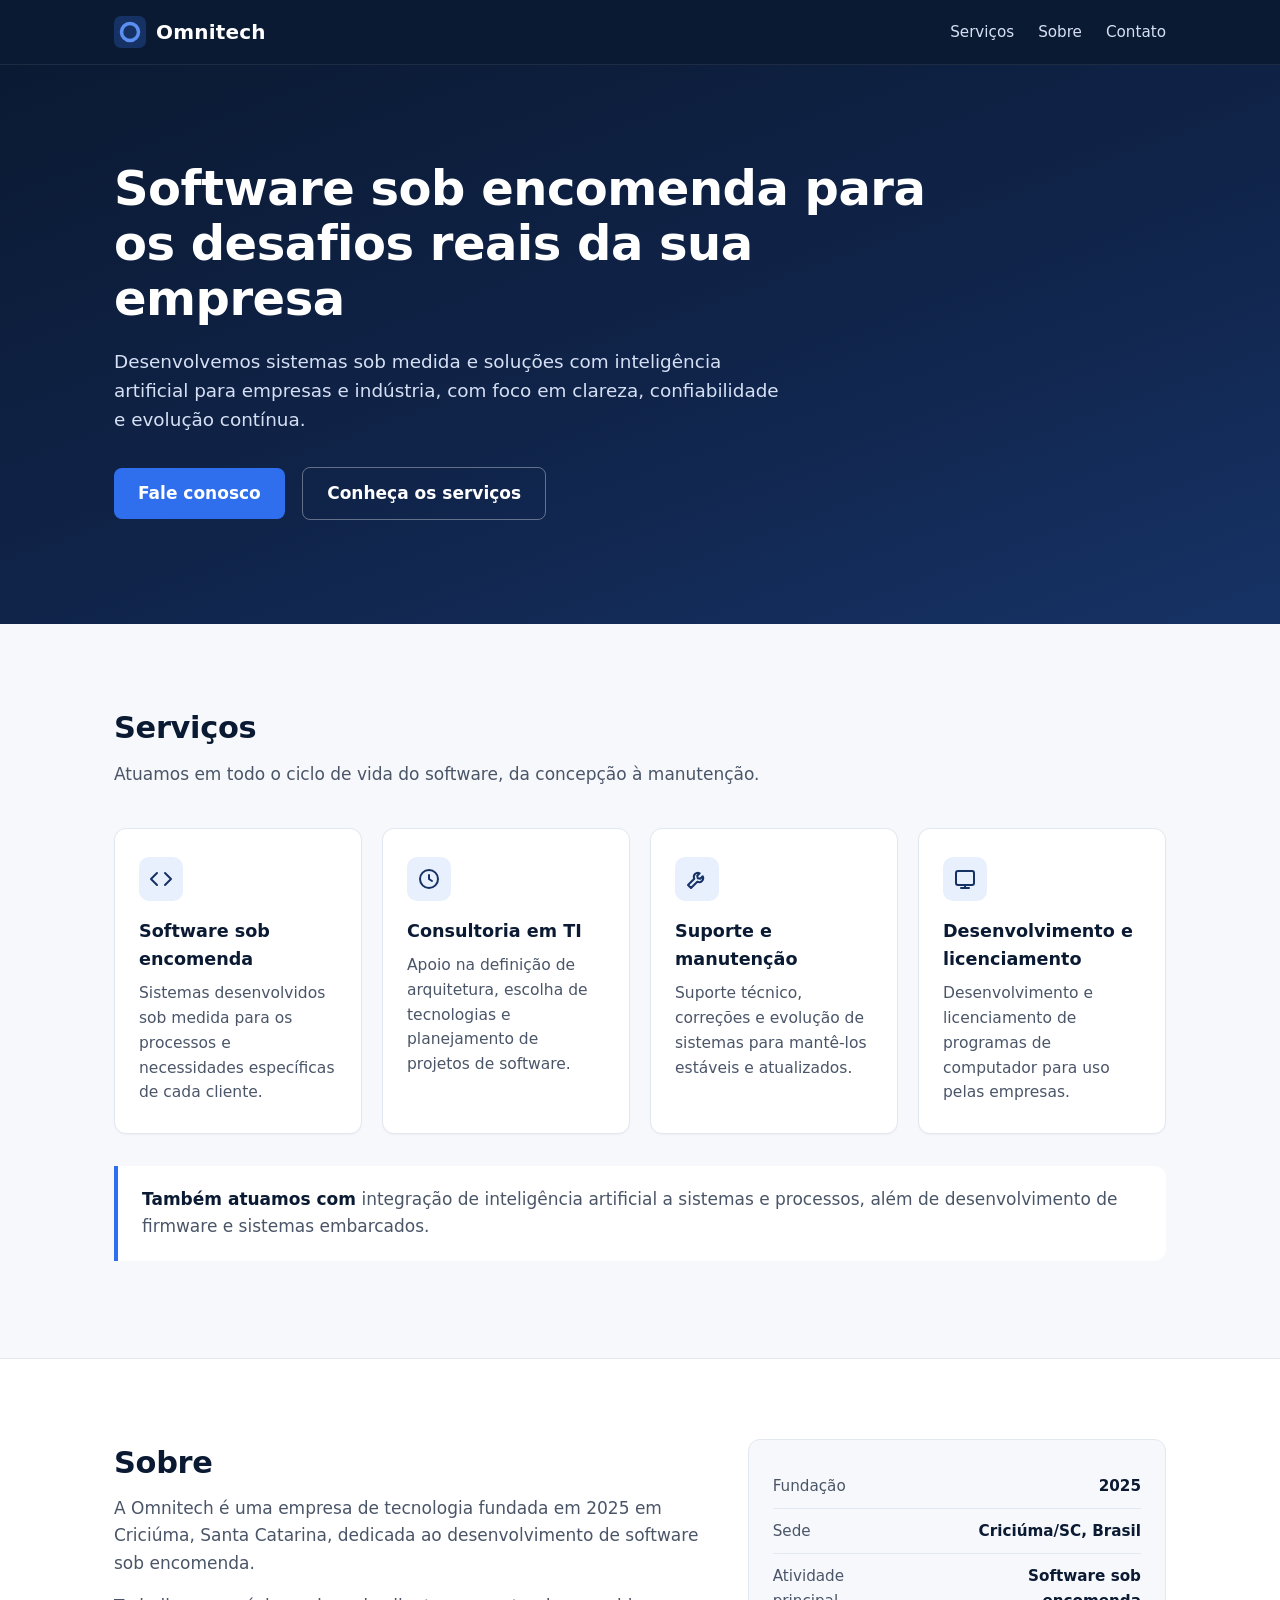
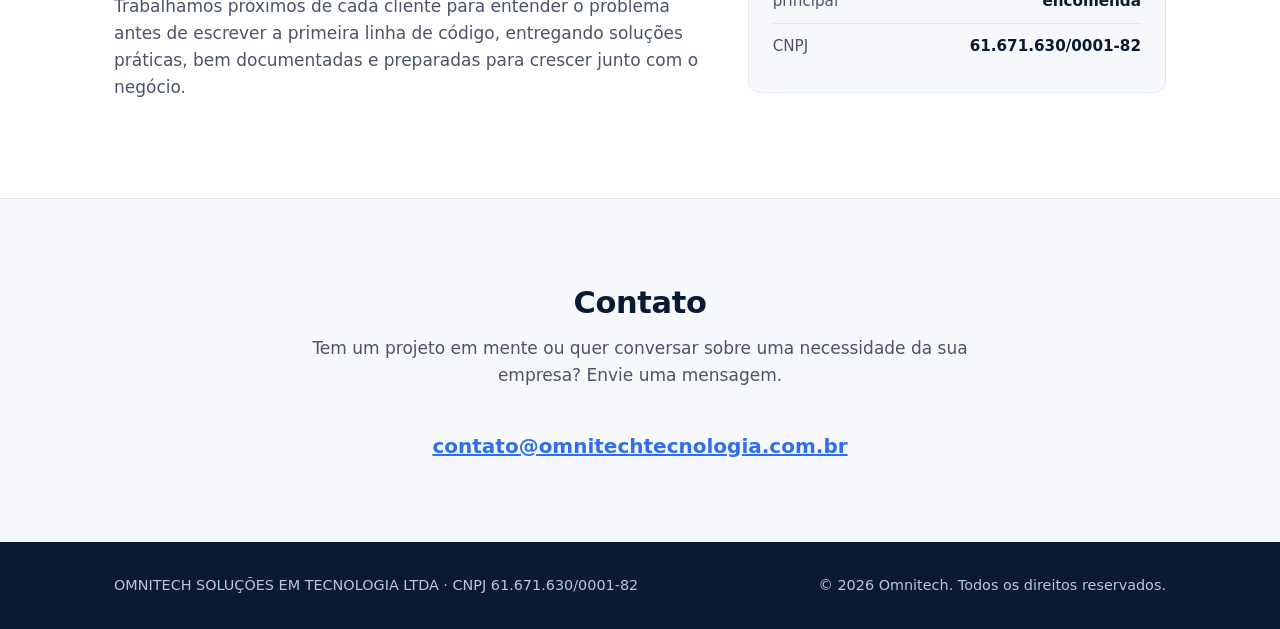
<file: index.html>
<!DOCTYPE html>
<html lang="pt-BR">
<head>
  <meta charset="utf-8">
  <meta name="viewport" content="width=device-width, initial-scale=1">
  <title>Omnitech | Desenvolvimento de Software sob Encomenda – Criciúma/SC</title>
  <meta name="description" content="Omnitech: desenvolvimento de software sob encomenda, consultoria em TI, suporte e manutenção de software e soluções com inteligência artificial para empresas e indústria. Criciúma/SC.">
  <meta name="theme-color" content="#0b1a33">
  <link rel="canonical" href="https://omnitechtecnologia.com.br/">
  <meta property="og:type" content="website">
  <meta property="og:locale" content="pt_BR">
  <meta property="og:title" content="Omnitech – Desenvolvimento de Software sob Encomenda">
  <meta property="og:description" content="Software sob encomenda, consultoria em TI e soluções com IA para empresas e indústria. Criciúma/SC.">
  <meta property="og:url" content="https://omnitechtecnologia.com.br/">
  <link rel="icon" type="image/svg+xml" href="data:image/svg+xml,%3Csvg xmlns='http://www.w3.org/2000/svg' viewBox='0 0 32 32'%3E%3Crect width='32' height='32' rx='7' fill='%2310244a'/%3E%3Ccircle cx='16' cy='16' r='8.5' fill='none' stroke='%235b8ff2' stroke-width='3.5'/%3E%3C/svg%3E">
  <link rel="stylesheet" href="styles.css">
  <script type="application/ld+json">
  {
    "@context": "https://schema.org",
    "@type": "Organization",
    "name": "Omnitech",
    "legalName": "OMNITECH SOLUÇÕES EM TECNOLOGIA LTDA",
    "taxID": "61.671.630/0001-82",
    "url": "https://omnitechtecnologia.com.br/",
    "email": "contato@omnitechtecnologia.com.br",
    "foundingDate": "2025",
    "address": {
      "@type": "PostalAddress",
      "addressLocality": "Criciúma",
      "addressRegion": "SC",
      "addressCountry": "BR"
    }
  }
  </script>
</head>
<body>
  <a class="skip" href="#conteudo">Pular para o conteúdo</a>

  <header class="site-header">
    <div class="container">
      <a class="brand" href="#inicio" aria-label="Omnitech – início">
        <svg viewBox="0 0 32 32" aria-hidden="true"><rect width="32" height="32" rx="7" fill="#163265"/><circle cx="16" cy="16" r="8.5" fill="none" stroke="#5b8ff2" stroke-width="3.5"/></svg>
        <span>Omnitech</span>
      </a>
      <nav class="nav" aria-label="Navegação principal">
        <a href="#servicos">Serviços</a>
        <a href="#sobre">Sobre</a>
        <a href="#contato">Contato</a>
      </nav>
    </div>
  </header>

  <main id="conteudo">
    <section class="hero" id="inicio">
      <div class="container">
        <h1>Software sob encomenda para os desafios reais da sua empresa</h1>
        <p>Desenvolvemos sistemas sob medida e soluções com inteligência artificial para empresas e indústria, com foco em clareza, confiabilidade e evolução contínua.</p>
        <div class="actions">
          <a class="btn btn-primary" href="#contato">Fale conosco</a>
          <a class="btn btn-ghost" href="#servicos">Conheça os serviços</a>
        </div>
      </div>
    </section>

    <section id="servicos" aria-labelledby="titulo-servicos">
      <div class="container">
        <h2 class="section-title" id="titulo-servicos">Serviços</h2>
        <p class="section-lead">Atuamos em todo o ciclo de vida do software, da concepção à manutenção.</p>
        <div class="grid">
          <article class="card">
            <div class="icon"><svg viewBox="0 0 24 24" fill="none" stroke="currentColor" stroke-width="2" stroke-linecap="round" stroke-linejoin="round" aria-hidden="true"><polyline points="16 18 22 12 16 6"/><polyline points="8 6 2 12 8 18"/></svg></div>
            <h3>Software sob encomenda</h3>
            <p>Sistemas desenvolvidos sob medida para os processos e necessidades específicas de cada cliente.</p>
          </article>
          <article class="card">
            <div class="icon"><svg viewBox="0 0 24 24" fill="none" stroke="currentColor" stroke-width="2" stroke-linecap="round" stroke-linejoin="round" aria-hidden="true"><circle cx="12" cy="12" r="9"/><path d="M12 8v4l3 2"/></svg></div>
            <h3>Consultoria em TI</h3>
            <p>Apoio na definição de arquitetura, escolha de tecnologias e planejamento de projetos de software.</p>
          </article>
          <article class="card">
            <div class="icon"><svg viewBox="0 0 24 24" fill="none" stroke="currentColor" stroke-width="2" stroke-linecap="round" stroke-linejoin="round" aria-hidden="true"><path d="M14.7 6.3a4 4 0 0 0-5.4 5.4L3 18l3 3 6.3-6.3a4 4 0 0 0 5.4-5.4l-2.5 2.5-2.4-.6-.6-2.4z"/></svg></div>
            <h3>Suporte e manutenção</h3>
            <p>Suporte técnico, correções e evolução de sistemas para mantê-los estáveis e atualizados.</p>
          </article>
          <article class="card">
            <div class="icon"><svg viewBox="0 0 24 24" fill="none" stroke="currentColor" stroke-width="2" stroke-linecap="round" stroke-linejoin="round" aria-hidden="true"><rect x="3" y="4" width="18" height="14" rx="2"/><path d="M8 21h8M12 18v3"/></svg></div>
            <h3>Desenvolvimento e licenciamento</h3>
            <p>Desenvolvimento e licenciamento de programas de computador para uso pelas empresas.</p>
          </article>
        </div>
        <p class="capabilities"><strong>Também atuamos com</strong> integração de inteligência artificial a sistemas e processos, além de desenvolvimento de firmware e sistemas embarcados.</p>
      </div>
    </section>

    <section class="about" id="sobre" aria-labelledby="titulo-sobre">
      <div class="container about-grid">
        <div>
          <h2 class="section-title" id="titulo-sobre">Sobre</h2>
          <p>A Omnitech é uma empresa de tecnologia fundada em 2025 em Criciúma, Santa Catarina, dedicada ao desenvolvimento de software sob encomenda.</p>
          <p>Trabalhamos próximos de cada cliente para entender o problema antes de escrever a primeira linha de código, entregando soluções práticas, bem documentadas e preparadas para crescer junto com o negócio.</p>
        </div>
        <ul class="facts" aria-label="Dados da empresa">
          <li><span>Fundação</span><span>2025</span></li>
          <li><span>Sede</span><span>Criciúma/SC, Brasil</span></li>
          <li><span>Atividade principal</span><span>Software sob encomenda</span></li>
          <li><span>CNPJ</span><span>61.671.630/0001-82</span></li>
        </ul>
      </div>
    </section>

    <section class="contact" id="contato" aria-labelledby="titulo-contato">
      <div class="container">
        <h2 class="section-title" id="titulo-contato">Contato</h2>
        <p class="section-lead">Tem um projeto em mente ou quer conversar sobre uma necessidade da sua empresa? Envie uma mensagem.</p>
        <a class="email-link" href="mailto:contato@omnitechtecnologia.com.br">contato@omnitechtecnologia.com.br</a>
      </div>
    </section>
  </main>

  <footer class="site-footer">
    <div class="container">
      <p>OMNITECH SOLUÇÕES EM TECNOLOGIA LTDA · CNPJ 61.671.630/0001-82</p>
      <p>© 2026 Omnitech. Todos os direitos reservados.</p>
    </div>
  </footer>
</body>
</html>
</file>
<file: styles.css>
:root{
  --navy-900:#0b1a33;--navy-800:#10244a;--navy-700:#163265;--blue-500:#2f6fed;--blue-400:#5b8ff2;
  --ink:#1b2333;--muted:#4a5568;--bg:#f6f8fb;--card:#ffffff;--line:#e2e8f0;
  --radius:12px;--maxw:1100px;
  font-family:system-ui,-apple-system,"Segoe UI",Roboto,"Helvetica Neue",Arial,sans-serif;
}
*{box-sizing:border-box}
html{scroll-behavior:smooth}
body{margin:0;color:var(--ink);background:var(--bg);line-height:1.6;font-size:17px}
a{color:var(--blue-500)}
a:focus-visible{outline:3px solid var(--blue-400);outline-offset:3px;border-radius:4px}
.container{max-width:var(--maxw);margin:0 auto;padding:0 24px}
.skip{position:absolute;left:-999px;top:0;background:#fff;padding:8px 12px;z-index:10}
.skip:focus{left:12px;top:12px}

/* Header */
.site-header{background:var(--navy-900);color:#fff;position:sticky;top:0;z-index:5;border-bottom:1px solid rgba(255,255,255,.08)}
.site-header .container{display:flex;align-items:center;justify-content:space-between;height:64px;gap:16px}
.brand{display:flex;align-items:center;gap:10px;color:#fff;text-decoration:none;font-weight:700;font-size:1.25rem;letter-spacing:.2px}
.brand svg{width:32px;height:32px;flex:none}
.nav{display:flex;gap:24px}
.nav a{color:#d6e0f5;text-decoration:none;font-size:.95rem}
.nav a:hover{color:#fff}

/* Hero */
.hero{background:linear-gradient(160deg,var(--navy-900) 0%,var(--navy-800) 55%,var(--navy-700) 100%);color:#fff;padding:96px 0 104px}
.hero h1{font-size:clamp(2rem,4.5vw,3rem);line-height:1.15;margin:0 0 20px;max-width:820px;letter-spacing:-.5px}
.hero p{font-size:1.15rem;color:#d6e0f5;max-width:680px;margin:0 0 32px}
.btn{display:inline-block;padding:12px 24px;border-radius:8px;font-weight:600;text-decoration:none;transition:background .15s}
.btn-primary{background:var(--blue-500);color:#fff}
.btn-primary:hover{background:#2459c9}
.btn-ghost{color:#fff;border:1px solid rgba(255,255,255,.35);margin-left:12px}
.btn-ghost:hover{background:rgba(255,255,255,.08)}

/* Sections */
section{padding:80px 0}
.section-title{font-size:1.9rem;margin:0 0 8px;color:var(--navy-900);letter-spacing:-.3px}
.section-lead{color:var(--muted);margin:0 0 40px;max-width:720px}
.grid{display:grid;grid-template-columns:repeat(4,1fr);gap:20px}
.card{background:var(--card);border:1px solid var(--line);border-radius:var(--radius);padding:28px 24px;box-shadow:0 1px 2px rgba(16,36,74,.04)}
.card .icon{width:44px;height:44px;border-radius:10px;background:#e8effd;color:var(--navy-700);display:grid;place-items:center;margin-bottom:16px}
.card .icon svg{width:24px;height:24px}
.card h3{margin:0 0 8px;font-size:1.1rem;color:var(--navy-900)}
.card p{margin:0;color:var(--muted);font-size:.97rem}
.capabilities{margin-top:32px;padding:20px 24px;border-left:4px solid var(--blue-500);background:#fff;border-radius:0 var(--radius) var(--radius) 0;color:var(--muted)}
.capabilities strong{color:var(--navy-900)}

.about{background:#fff;border-top:1px solid var(--line);border-bottom:1px solid var(--line)}
.about-grid{display:grid;grid-template-columns:1.4fr 1fr;gap:48px;align-items:start}
.about p{color:var(--muted);margin:0 0 16px}
.facts{list-style:none;margin:0;padding:24px;background:var(--bg);border:1px solid var(--line);border-radius:var(--radius)}
.facts li{padding:10px 0;border-bottom:1px solid var(--line);display:flex;justify-content:space-between;gap:16px;font-size:.95rem}
.facts li:last-child{border-bottom:0}
.facts span:first-child{color:var(--muted)}
.facts span:last-child{font-weight:600;color:var(--navy-900);text-align:right}

.contact{text-align:center}
.contact .section-lead{margin-left:auto;margin-right:auto}
.email-link{font-size:1.25rem;font-weight:600;word-break:break-all}

/* Footer */
.site-footer{background:var(--navy-900);color:#b9c6e0;padding:32px 0;font-size:.9rem}
.site-footer .container{display:flex;flex-wrap:wrap;justify-content:space-between;gap:12px}
.site-footer p{margin:0}

/* Responsive */
@media (max-width:960px){.grid{grid-template-columns:repeat(2,1fr)}.about-grid{grid-template-columns:1fr;gap:32px}}
@media (max-width:600px){
  body{font-size:16px}
  .nav{display:none}
  .hero{padding:64px 0 72px}
  section{padding:56px 0}
  .grid{grid-template-columns:1fr}
  .btn-ghost{margin-left:0;margin-top:12px}
  .hero .actions{display:flex;flex-direction:column;align-items:flex-start}
}
@media (prefers-reduced-motion:reduce){html{scroll-behavior:auto}}
</file>
